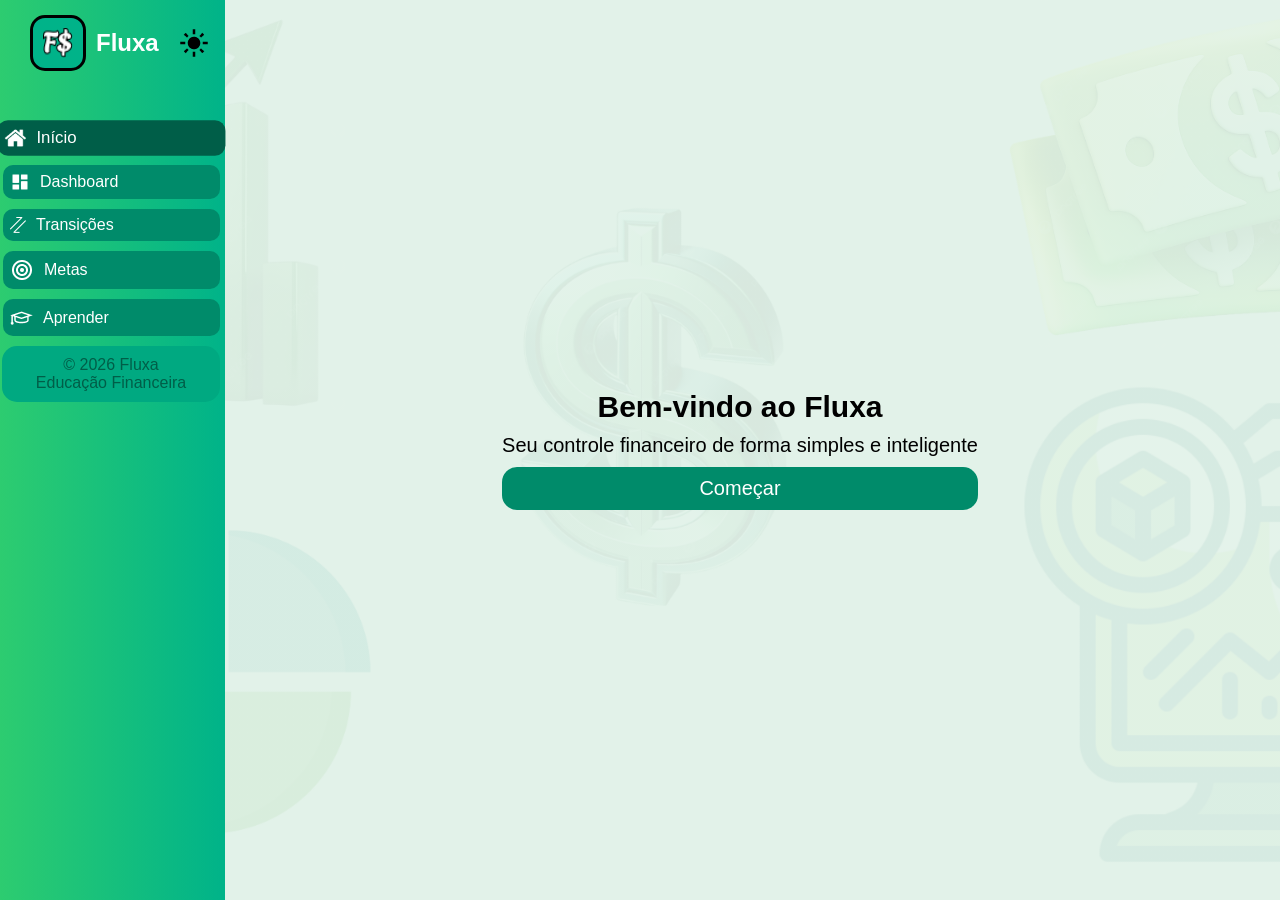
<file: Pages/index.htm>
<!DOCTYPE html>
<html lang="pt-br">

<head>
    <meta charset="UTF-8">
    <meta name="viewport" content="width=device-width, initial-scale=1.0">
    <title>Fluxa</title>
    <link rel="stylesheet" href="../Style/index.css">
    <script>
        const telaSalva = localStorage.getItem("telaAtual") || "home";
        document.documentElement.classList.add(telaSalva);
    </script>
</head>

<body>

    <aside class="menu">

        <div class="logo">
            <img src="../Image/F$.png" alt="logo">
            <h2>Fluxa</h2>
            <img class="tema" src="../Image/material-symbols_light-mode.png" alt="tema">
        </div>

        <ul>
            <li onclick="mostrar('home', this)">
                <img class="troca" src="../Image/casa-icon.png" alt="logo-lista">
                Início
            </li>
            <li onclick="mostrar('dashboard', this)">
                <img class="troca" src="../Image/ic_round-dashboard.png" alt="logo-lista">
                Dashboard
            </li>
            <li onclick="mostrar('transicoes', this)">
                <img src="../Image/Vector.png" alt="logo-lista">
                Transições
            </li>
            <li onclick="mostrar('metas', this)">
                <img src="../Image/material-symbols_target.png" alt="logo-lista">
                Metas
            </li>
            <li onclick="mostrar('aprender', this)">
                <img src="../Image/icons8_student.png" alt="logo-lista">
                Aprender
            </li>
        </ul>

        <footer class="menu-footer">
            <p>© 2026 Fluxa <br> Educação Financeira</p>
        </footer>

    </aside>

    <main class="principal">
        <div id="home">
            <h1>Bem-vindo ao Fluxa</h1>
            <p>Seu controle financeiro de forma simples e inteligente</p>
            <button id="btComecar">Começar</button>
        </div>

        <div id="formulario">
            <h2>Vamos começar</h2>

            <label>Salário:</label>
            <input type="number" placeholder="Digite seu salário">

            <p>Você possui:</p>

            <label><input type="checkbox"> Contas a pagar</label>
            <label><input type="checkbox"> Gastos com saúde</label>
            <label><input type="checkbox"> Lazer</label>

        </div>

        <div id="dashboard">
            <h1>Dashboard</h1>
            <p>Aqui vão as informações financeiras</p>
        </div>

        <div id="transicoes">
            <h1>Transições</h1>
        </div>

        <div id="metas" >
            <h1>Metas</h1>
        </div>

        <div id="aprender">
            <h1>Aprender</h1>
        </div>



    </main>
    <script src="../Script/index.js"></script>
</body>

</html>
</file>
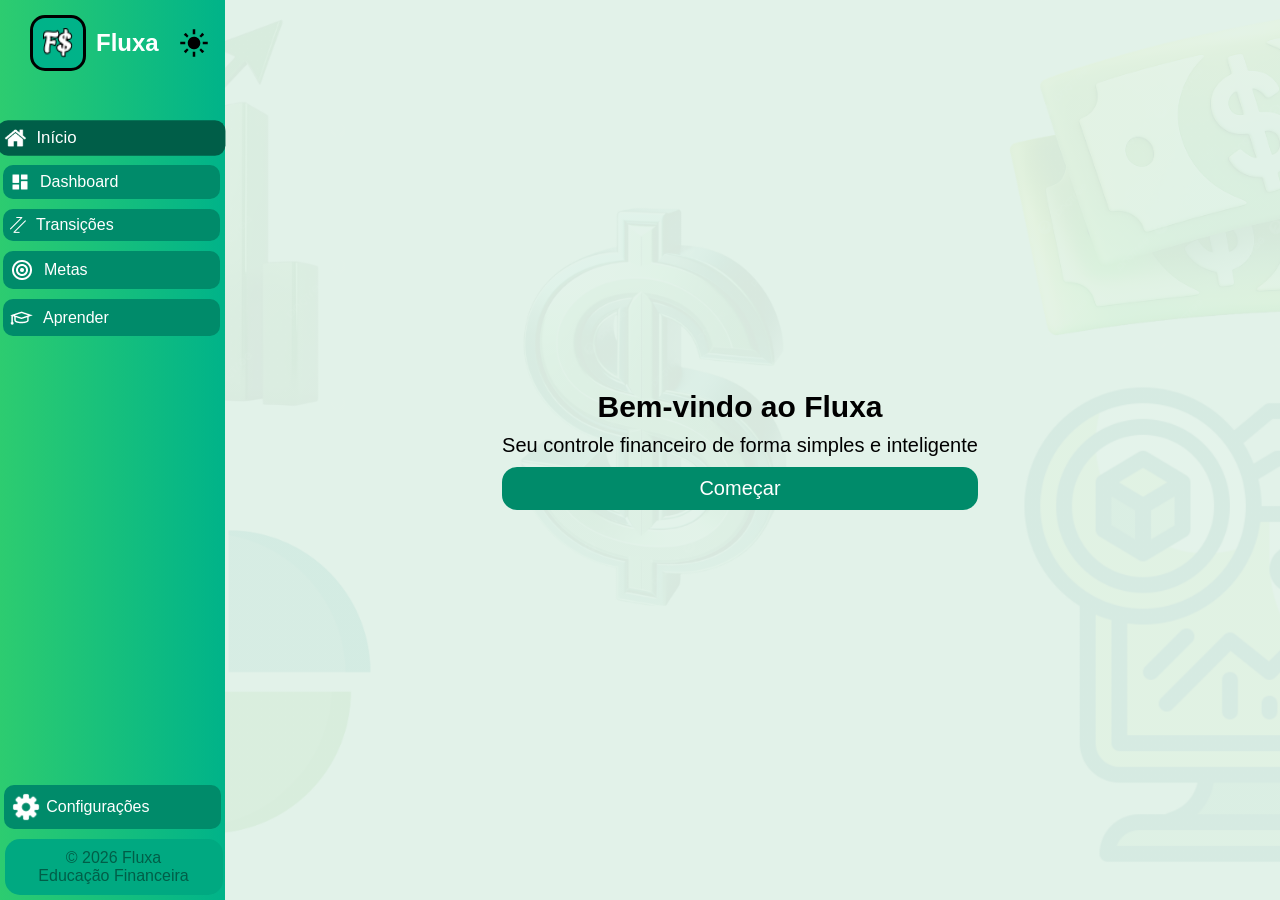
<file: Pages/index.html>
<!DOCTYPE html>
<html lang="pt-br">

<head>
    <meta charset="UTF-8">
    <meta name="viewport" content="width=device-width, initial-scale=1.0">
    <title>Fluxa</title>
    <link rel="stylesheet" href="../Style/index.css">
    <script>
        const telaSalva = localStorage.getItem("telaAtual") || "home";
        document.documentElement.classList.add(telaSalva);
    </script>
</head>

<body>

    <aside class="menu">

        <div class="logo">
            <img src="../Image/F$.png" alt="logo">
            <h2>Fluxa</h2>
            <img class="tema" src="../Image/material-symbols_light-mode.png" alt="tema">
        </div>

        <ul>
            <li onclick="mostrar('home', this)">
                <img class="troca" src="../Image/casa-icon.png" alt="logo-lista">
                Início
            </li>
            <li onclick="mostrar('dashboard', this)">
                <img class="troca" src="../Image/ic_round-dashboard.png" alt="logo-lista">
                Dashboard
            </li>
            <li onclick="mostrar('transicoes', this)">
                <img src="../Image/Vector.png" alt="logo-lista">
                Transições
            </li>
            <li onclick="mostrar('metas', this)">
                <img src="../Image/material-symbols_target.png" alt="logo-lista">
                Metas
            </li>
            <li onclick="mostrar('aprender', this)">
                <img src="../Image/icons8_student.png" alt="logo-lista">
                Aprender
            </li>
        </ul>

        <div class="menu-bottom">

            <div class="config-btn" onclick="window.location.href='infTarefas.html'">
                <img src="../Image/config-icon.png">
                Configurações
            </div>

            <footer class="menu-footer">
                <p>© 2026 Fluxa <br> Educação Financeira</p>
            </footer>
        </div>

    </aside>

    <main class="principal">
        <div id="home">
            <h1>Bem-vindo ao Fluxa</h1>
            <p>Seu controle financeiro de forma simples e inteligente</p>
            <button id="btComecar">Começar</button>
        </div>

        <div id="formulario">
            <h2>Vamos começar</h2>

            <label>Salário:</label>
            <input type="number" placeholder="Digite seu salário">

            <p>Você possui:</p>

            <label><input type="checkbox"> Contas a pagar</label>
            <label><input type="checkbox"> Gastos com saúde</label>
            <label><input type="checkbox"> Lazer</label>

        </div>

        <div id="dashboard">
            <h1>Dashboard</h1>
            <p>Aqui vão as informações financeiras</p>
        </div>

        <div id="transicoes">
            <h1>Transições</h1>
        </div>

        <div id="metas">
            <h1>Metas</h1>
        </div>

        <div id="aprender">
            <h1>Aprender</h1>
        </div>



    </main>
    <script src="../Script/index.js"></script>
</body>

</html>
</file>
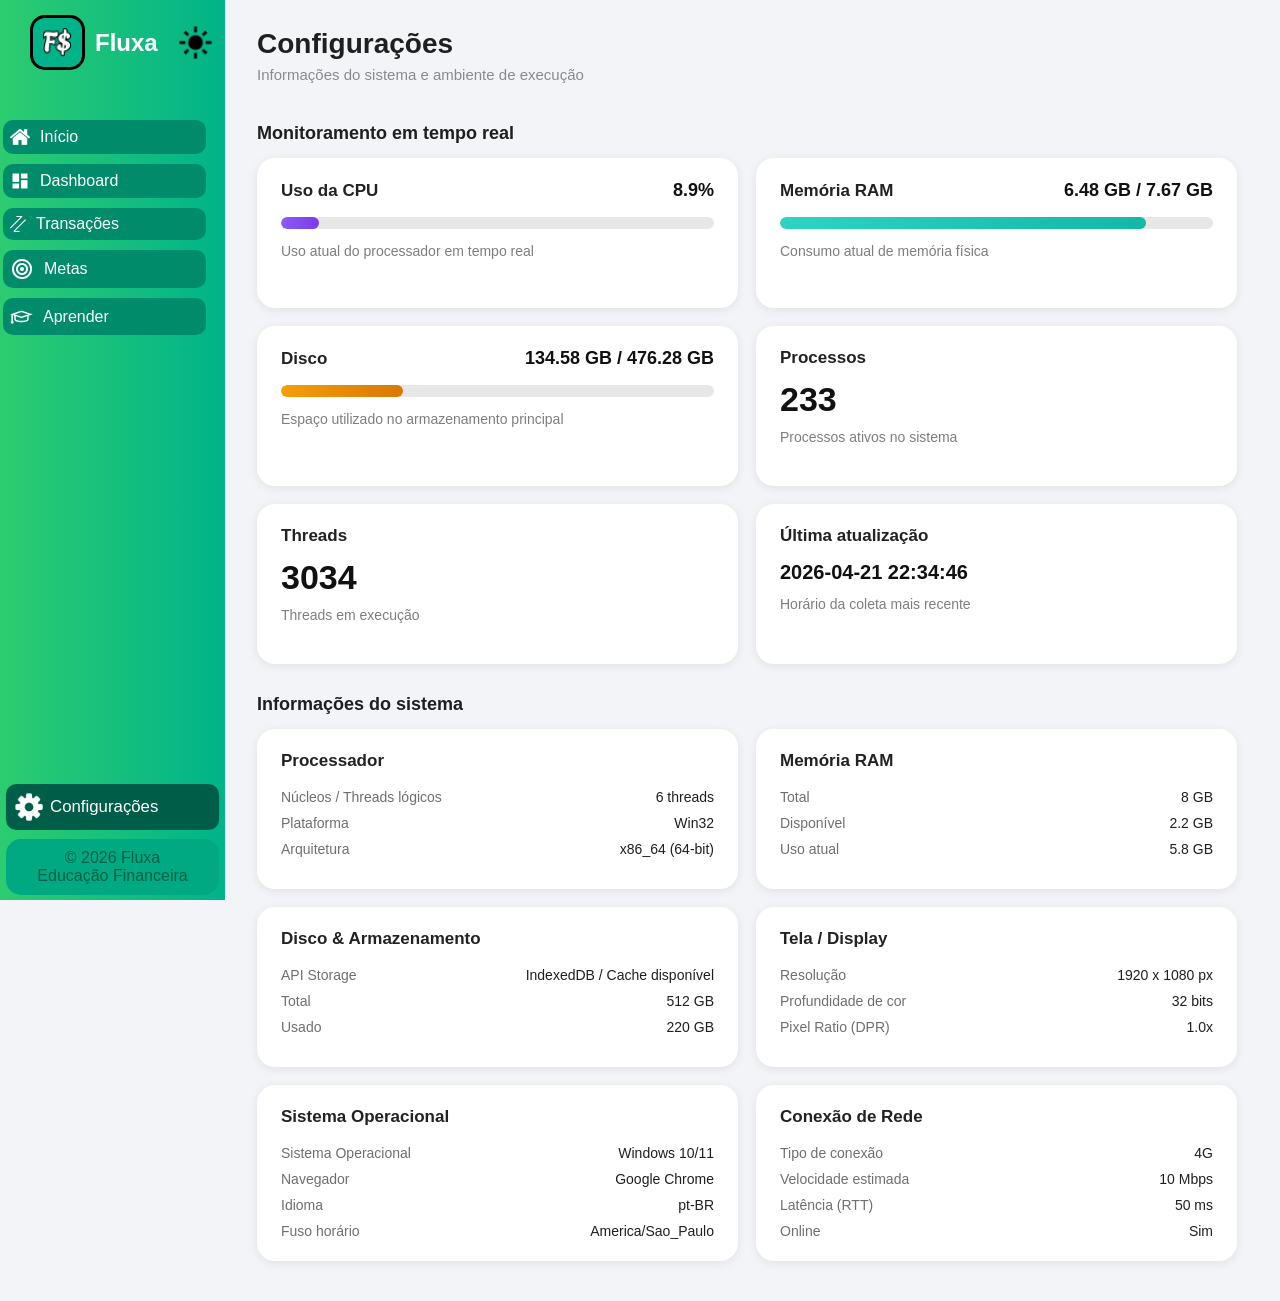
<file: Pages/infTarefas.html>
<!DOCTYPE html>
<html lang="pt-br">

<head>
    <meta charset="UTF-8">
    <meta name="viewport" content="width=device-width, initial-scale=1.0">
    <title>Fluxa</title>
    <link rel="stylesheet" href="../Style/infTarefa.css">
</head>

<body>

    <aside class="menu">
        <div class="logo">
            <img src="../Image/F$.png" alt="logo">
            <h2>Fluxa</h2>
            <img class="tema" src="../Image/material-symbols_light-mode.png" alt="tema">
        </div>

        <ul>
            <li onclick="window.location.href='index.html'">
                <img class="troca" src="../Image/casa-icon.png" alt="logo-lista">
                Início
            </li>
            <li onclick="window.location.href='dashboard.html'">
                <img class="troca" src="../Image/ic_round-dashboard.png" alt="logo-lista">
                Dashboard
            </li>
            <li onclick="window.location.href='transicoes.html'">
                <img src="../Image/Vector.png" alt="logo-lista">
                Transações
            </li>
            <li onclick="window.location.href='metas.html'">
                <img src="../Image/material-symbols_target.png" alt="logo-lista">
                Metas
            </li>
            <li onclick="window.location.href='aprender.html'">
                <img src="../Image/icons8_student.png" alt="logo-lista">
                Aprender
            </li>
        </ul>

        <div class="menu-bottom">
            <div class="config-btn active">
                <img src="../Image/config-icon.png" alt="config">
                Configurações
            </div>

            <footer class="menu-footer">
                <p>© 2026 Fluxa <br> Educação Financeira</p>
            </footer>
        </div>
    </aside>

    <main class="principal">
        <section class="config-header">
            <h1>Configurações</h1>
            <p>Informações do sistema e ambiente de execução</p>
        </section>

        <h2 class="secao-titulo">Monitoramento em tempo real</h2>

        <section class="cards-config">
            <div class="card grande">
                <div class="card-top">
                    <h3>Uso da CPU</h3>
                    <span class="valor" id="cpuValor">32%</span>
                </div>
                <div class="barra-fundo">
                    <div class="barra-preenchida cpu" id="cpuBarra"></div>
                </div>
                <p class="descricao">Uso atual do processador em tempo real</p>
            </div>

            <div class="card grande">
                <div class="card-top">
                    <h3>Memória RAM</h3>
                    <span class="valor" id="ramValor">5.8 GB / 8 GB</span>
                </div>
                <div class="barra-fundo">
                    <div class="barra-preenchida ram" id="ramBarra"></div>
                </div>
                <p class="descricao">Consumo atual de memória física</p>
            </div>

            <div class="card grande">
                <div class="card-top">
                    <h3>Disco</h3>
                    <span class="valor" id="discoValor">220 GB / 512 GB</span>
                </div>
                <div class="barra-fundo">
                    <div class="barra-preenchida disco" id="discoBarra"></div>
                </div>
                <p class="descricao">Espaço utilizado no armazenamento principal</p>
            </div>

            <div class="card pequeno">
                <h3>Processos</h3>
                <p class="numero" id="procValor">186</p>
                <p class="descricao">Processos ativos no sistema</p>
            </div>

            <div class="card pequeno">
                <h3>Threads</h3>
                <p class="numero" id="threadsValor">2540</p>
                <p class="descricao">Threads em execução</p>
            </div>

            <div class="card pequeno">
                <h3>Última atualização</h3>
                <p class="numero menor" id="timestampValor">2026-04-21 18:30:00</p>
                <p class="descricao">Horário da coleta mais recente</p>
            </div>
        </section>

        <h2 class="secao-titulo">Informações do sistema</h2>

        <section class="cards-config">
            <div class="card">
                <div class="card-top simples">
                    <h3>Processador</h3>
                </div>
                <div class="card-info">
                    <div class="linha-info">
                        <span>Núcleos / Threads lógicos</span>
                        <span>6 threads</span>
                    </div>
                    <div class="linha-info">
                        <span>Plataforma</span>
                        <span>Win32</span>
                    </div>
                    <div class="linha-info">
                        <span>Arquitetura</span>
                        <span>x86_64 (64-bit)</span>
                    </div>
                </div>
            </div>

            <div class="card">
                <div class="card-top simples">
                    <h3>Memória RAM</h3>
                </div>
                <div class="card-info">
                    <div class="linha-info">
                        <span>Total</span>
                        <span>8 GB</span>
                    </div>
                    <div class="linha-info">
                        <span>Disponível</span>
                        <span>2.2 GB</span>
                    </div>
                    <div class="linha-info">
                        <span>Uso atual</span>
                        <span>5.8 GB</span>
                    </div>
                </div>
            </div>

            <div class="card">
                <div class="card-top simples">
                    <h3>Disco & Armazenamento</h3>
                </div>
                <div class="card-info">
                    <div class="linha-info">
                        <span>API Storage</span>
                        <span>IndexedDB / Cache disponível</span>
                    </div>
                    <div class="linha-info">
                        <span>Total</span>
                        <span>512 GB</span>
                    </div>
                    <div class="linha-info">
                        <span>Usado</span>
                        <span>220 GB</span>
                    </div>
                </div>
            </div>

            <div class="card">
                <div class="card-top simples">
                    <h3>Tela / Display</h3>
                </div>
                <div class="card-info">
                    <div class="linha-info">
                        <span>Resolução</span>
                        <span>1920 x 1080 px</span>
                    </div>
                    <div class="linha-info">
                        <span>Profundidade de cor</span>
                        <span>32 bits</span>
                    </div>
                    <div class="linha-info">
                        <span>Pixel Ratio (DPR)</span>
                        <span>1.0x</span>
                    </div>
                </div>
            </div>

            <div class="card">
                <div class="card-top simples">
                    <h3>Sistema Operacional</h3>
                </div>
                <div class="card-info">
                    <div class="linha-info">
                        <span>Sistema Operacional</span>
                        <span>Windows 10/11</span>
                    </div>
                    <div class="linha-info">
                        <span>Navegador</span>
                        <span>Google Chrome</span>
                    </div>
                    <div class="linha-info">
                        <span>Idioma</span>
                        <span>pt-BR</span>
                    </div>
                    <div class="linha-info">
                        <span>Fuso horário</span>
                        <span>America/Sao_Paulo</span>
                    </div>
                </div>
            </div>

            <div class="card">
                <div class="card-top simples">
                    <h3>Conexão de Rede</h3>
                </div>
                <div class="card-info">
                    <div class="linha-info">
                        <span>Tipo de conexão</span>
                        <span>4G</span>
                    </div>
                    <div class="linha-info">
                        <span>Velocidade estimada</span>
                        <span>10 Mbps</span>
                    </div>
                    <div class="linha-info">
                        <span>Latência (RTT)</span>
                        <span>50 ms</span>
                    </div>
                    <div class="linha-info">
                        <span>Online</span>
                        <span>Sim</span>
                    </div>
                </div>
            </div>
        </section>
    </main>

    <script src="../Script/infTarefa.js"></script>
</body>

</html>
</file>
<file: Style/index.css>
* {
    margin: 0;
    padding: 0;
    font-family: Arial, sans-serif;
}

.menu {
    position: fixed;
    background: linear-gradient(to left, #00b389, #2dcc70);
    height: 100vh;
    width: 225px;
    display: flex;
    flex-direction: column;
    text-align: center;
    gap: 10px;
}



.logo {
    display: flex;
    align-items: center;
    /* alinha vertical */
    gap: 10px;
    /* espaço entre imagem e texto */
    margin-left: 30px;
    margin-top: 15px;
    color: white;
    cursor: default;
    user-select: none;
}

.logo img {
    width: 30px;
    height: 30px;
    background: #00b389;
    padding: 10px;
    border: 3px solid black;
    border-radius: 15px;
}

.tema {
    border: none !important;
    background: none !important;
    cursor: pointer;
    transition: 0.3s;
}

.tema:hover {
    transform: scale(1.2);
}

.tema:active {
    transform: scale(0.9);
}

.menu ul {
    margin-top: 40px;
    list-style: none;
    color: white;
    display: flex;
    flex-direction: column;
    gap: 10px;
    cursor: default;
    user-select: none;
}

.menu li {
    background-color: #008b6a;
    width: 90%;
    margin-left: 3px;
    padding: 7px;
    border-radius: 10px;
    display: flex;
    align-items: center;
    gap: 10px;
    cursor: pointer;
    transition: 0.3s;
}

.menu li:hover {
    background: rgba(255, 255, 255, 0.1);
}

.menu li:active {
    transform: scale(0.9);
}

li .troca {
    filter: brightness(0) invert(1);
    width: 20px;
    height: 20px;
}

aside .menu-footer {
    background: #00a981;
    color: #005e48;
    border-radius: 15px;
    padding: 10px;
    margin-bottom: 5px;
    width: 88%;
    margin-left: 2px;
    cursor: default;
    user-select: none;
}

.menu-bottom {
    margin-top: auto;
    display: flex;
    flex-direction: column;
    align-items: center;
    gap: 10px;
    width: 100%;
    
}

.menu-bottom img{
    filter: brightness(0) invert(1);
    width: 30px;
    height: 30px;
}

.config-btn {
    background-color: #008b6a;
    color: white;
    width: 90%;
    padding: 7px;
    border-radius: 10px;
    gap: 5px;

    display: flex;
    align-items: center;

    cursor: pointer;
    transition: 0.3s;
}

.config-btn:hover {
    background-color: rgba(255, 255, 255, 0.2);
}

.config-btn:active {
    transform: scale(0.9);
}

.principal {
    margin-left: 200px;
    /* espaço do menu */
    height: 100vh;
    display: flex;
    justify-content: center;
    /* horizontal */
    align-items: center;
    /* vertical */
    text-align: center;
    background-image: linear-gradient(rgb(226, 242, 233, 0.5), rgb(226, 242, 233, 0.5)), url(../Image/fundo.png);
    background-size: cover;
    /* ocupa toda a tela */
    background-position: center;
    /* centraliza */
    background-repeat: no-repeat;
    /* não repete */
}

#home {
    flex-direction: column;
    gap: 10px;
}

#btComecar {
    background-color: #008b6a;
    color: white;
    font-size: 20px;
    border: none;
    border-radius: 15px;
    padding: 10px;
    cursor: pointer;
    transition: 0.3s;
}

#btComecar:hover {
    background: #008b6bb4;
}

#btComecar:active {
    transform: scale(0.9);
}

#home h1 {
    font-size: 30px;
}

#home p {
    font-size: 20px;
}

.menu li.active {
    background: #005e48;
    transform: scale(1.05);
}

/* esconde tudo */
.principal>div {
    display: none;
}

/* mostra cada tela do jeito certo */
.home #home {
    display: flex;
}

.dashboard #dashboard {
    display: block;
}

.transicoes #transicoes {
    display: block;
}

.metas #metas {
    display: block;
}

.aprender #aprender {
    display: block;
}
</file>
<file: Style/infTarefa.css>
* {
    margin: 0;
    padding: 0;
    font-family: Arial, sans-serif;
    box-sizing: border-box;
}

html, body {
    overflow-x: hidden;
    overflow-y: auto;
    background: #f3f4f7;
    -ms-overflow-style: none;
    scrollbar-width: none;
}

html::-webkit-scrollbar,
body::-webkit-scrollbar {
    display: none;
}

.menu {
    position: fixed;
    background: linear-gradient(to left, #00b389, #2dcc70);
    height: 100vh;
    width: 225px;
    display: flex;
    flex-direction: column;
    text-align: center;
    gap: 10px;
}

.logo {
    display: flex;
    align-items: center;
    gap: 10px;
    margin-left: 30px;
    margin-top: 15px;
    color: white;
    cursor: default;
    user-select: none;
}

.logo img {
    width: 55px;
    height: 55px;
    background: #00b389;
    padding: 10px;
    border: 3px solid black;
    border-radius: 15px;
}

.tema {
    border: none !important;
    background: none !important;
    cursor: pointer;
    transition: 0.3s;
}

.tema:hover {
    transform: scale(1.2);
}

.tema:active {
    transform: scale(0.9);
}

.menu ul {
    margin-top: 40px;
    list-style: none;
    color: white;
    display: flex;
    flex-direction: column;
    gap: 10px;
    cursor: default;
    user-select: none;
}

.menu li {
    background-color: #008b6a;
    width: 90%;
    margin-left: 3px;
    padding: 7px;
    border-radius: 10px;
    display: flex;
    align-items: center;
    gap: 10px;
    cursor: pointer;
    transition: 0.3s;
}

.menu li:hover {
    background: rgba(255, 255, 255, 0.1);
}

.menu li:active {
    transform: scale(0.9);
}

li .troca {
    filter: brightness(0) invert(1);
    width: 20px;
    height: 20px;
}

.menu-bottom {
    margin-top: auto;
    display: flex;
    flex-direction: column;
    align-items: center;
    gap: 10px;
    width: 100%;
}

.menu-bottom img {
    filter: brightness(0) invert(1);
    width: 30px;
    height: 30px;
}

.config-btn {
    background-color: #008b6a;
    color: white;
    width: 90%;
    padding: 7px;
    border-radius: 10px;
    gap: 5px;
    display: flex;
    align-items: center;
    cursor: pointer;
    transition: 0.3s;
}

.config-btn:hover {
    background-color: rgba(255, 255, 255, 0.2);
}

.config-btn:active {
    transform: scale(0.9);
}

.config-btn.active {
    background-color: #005e48;
    transform: scale(1.05);
}

.config-btn.active:hover {
    background-color: #005e48;
}

aside .menu-footer {
    background: #00a981;
    color: #005e48;
    border-radius: 15px;
    padding: 10px;
    margin-bottom: 5px;
    width: 95%;
    cursor: default;
    user-select: none;
}

.principal {
    margin-left: 225px;
    min-height: 100vh;
    padding: 28px 32px;
    box-sizing: border-box;
    background: #f3f4f7;
    display: flex;
    flex-direction: column;
    align-items: flex-start;
    justify-content: flex-start;
    text-align: left;
}

.config-header {
    margin-bottom: 22px;
}

.config-header h1 {
    font-size: 28px;
    color: #1f1f1f;
    margin-bottom: 6px;
}

.config-header p {
    font-size: 15px;
    color: #8a8a8a;
}

.secao-titulo {
    font-size: 18px;
    color: #1f1f1f;
    margin: 18px 0 14px 0;
}

.cards-config {
    width: 100%;
    max-width: 980px;
    display: grid;
    grid-template-columns: repeat(2, 1fr);
    gap: 18px;
    margin-bottom: 12px;
}

.card {
    background: #ffffff;
    border-radius: 18px;
    padding: 22px 24px;
    box-shadow: 0 2px 10px rgba(0, 0, 0, 0.08);
    min-height: 160px;
}

.card.grande {
    min-height: 150px;
}

.card.pequeno {
    min-height: 160px;
}

.card-top {
    display: flex;
    justify-content: space-between;
    align-items: center;
    margin-bottom: 16px;
}

.card-top.simples {
    margin-bottom: 18px;
}

.card h3 {
    font-size: 17px;
    color: #222;
    margin: 0;
}

.valor {
    font-size: 18px;
    font-weight: 600;
    color: #111;
}

.numero {
    font-size: 34px;
    font-weight: 700;
    color: #111;
    margin: 12px 0 8px 0;
}

.numero.menor {
    font-size: 20px;
    line-height: 1.4;
    word-break: break-word;
}

.descricao {
    font-size: 14px;
    color: #7e7e7e;
    margin-top: 10px;
}

.barra-fundo {
    width: 100%;
    height: 12px;
    background: #e7e7e7;
    border-radius: 999px;
    overflow: hidden;
    margin-bottom: 14px;
}

.barra-preenchida {
    height: 100%;
    border-radius: 999px;
    transition: width 0.5s ease;
}

.barra-preenchida.cpu {
    width: 32%;
    background: linear-gradient(to right, #8b5cf6, #7c3aed);
}

.barra-preenchida.ram {
    width: 72%;
    background: linear-gradient(to right, #2dd4bf, #14b8a6);
}

.barra-preenchida.disco {
    width: 43%;
    background: linear-gradient(to right, #f59e0b, #d97706);
}

.card-info {
    display: flex;
    flex-direction: column;
    gap: 10px;
}

.linha-info {
    display: flex;
    justify-content: space-between;
    gap: 20px;
    font-size: 14px;
    color: #6f6f6f;
}

.linha-info span:last-child {
    color: #1f1f1f;
    font-weight: 500;
    text-align: right;
}
</file>
